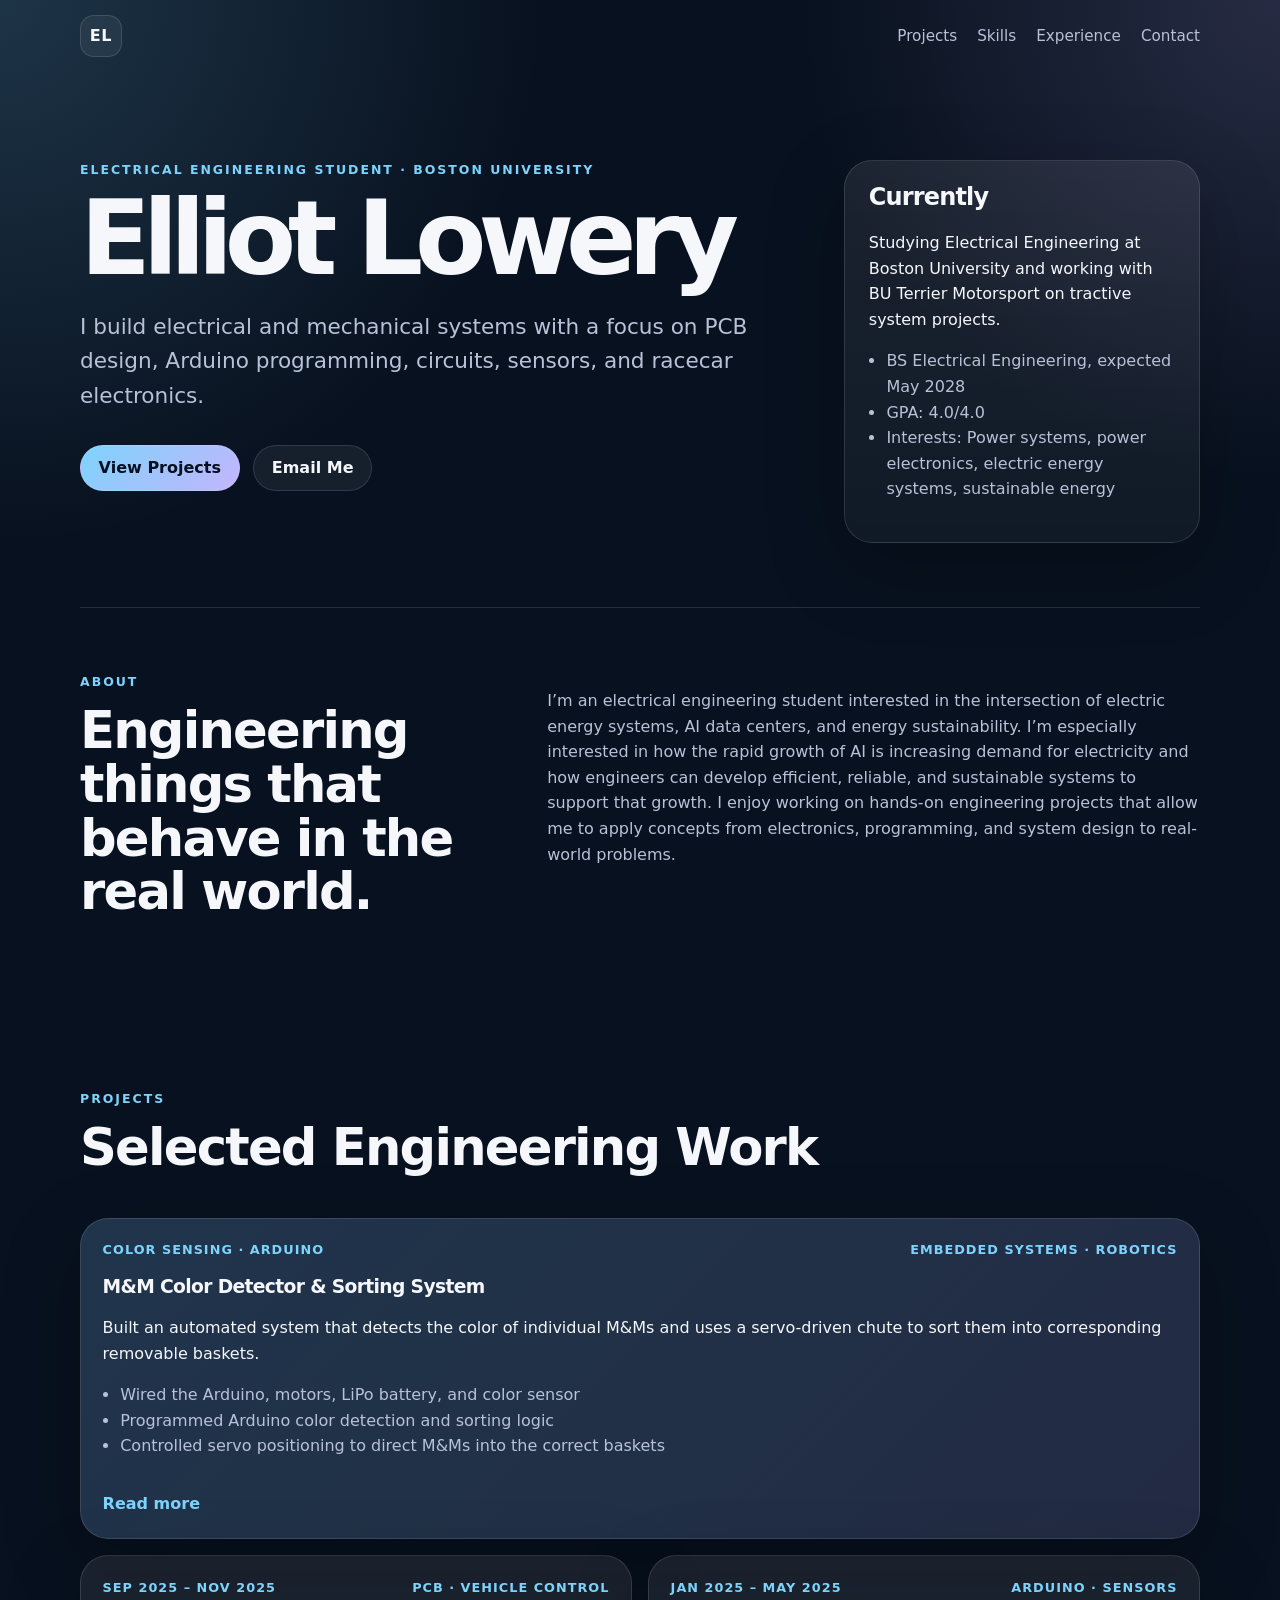
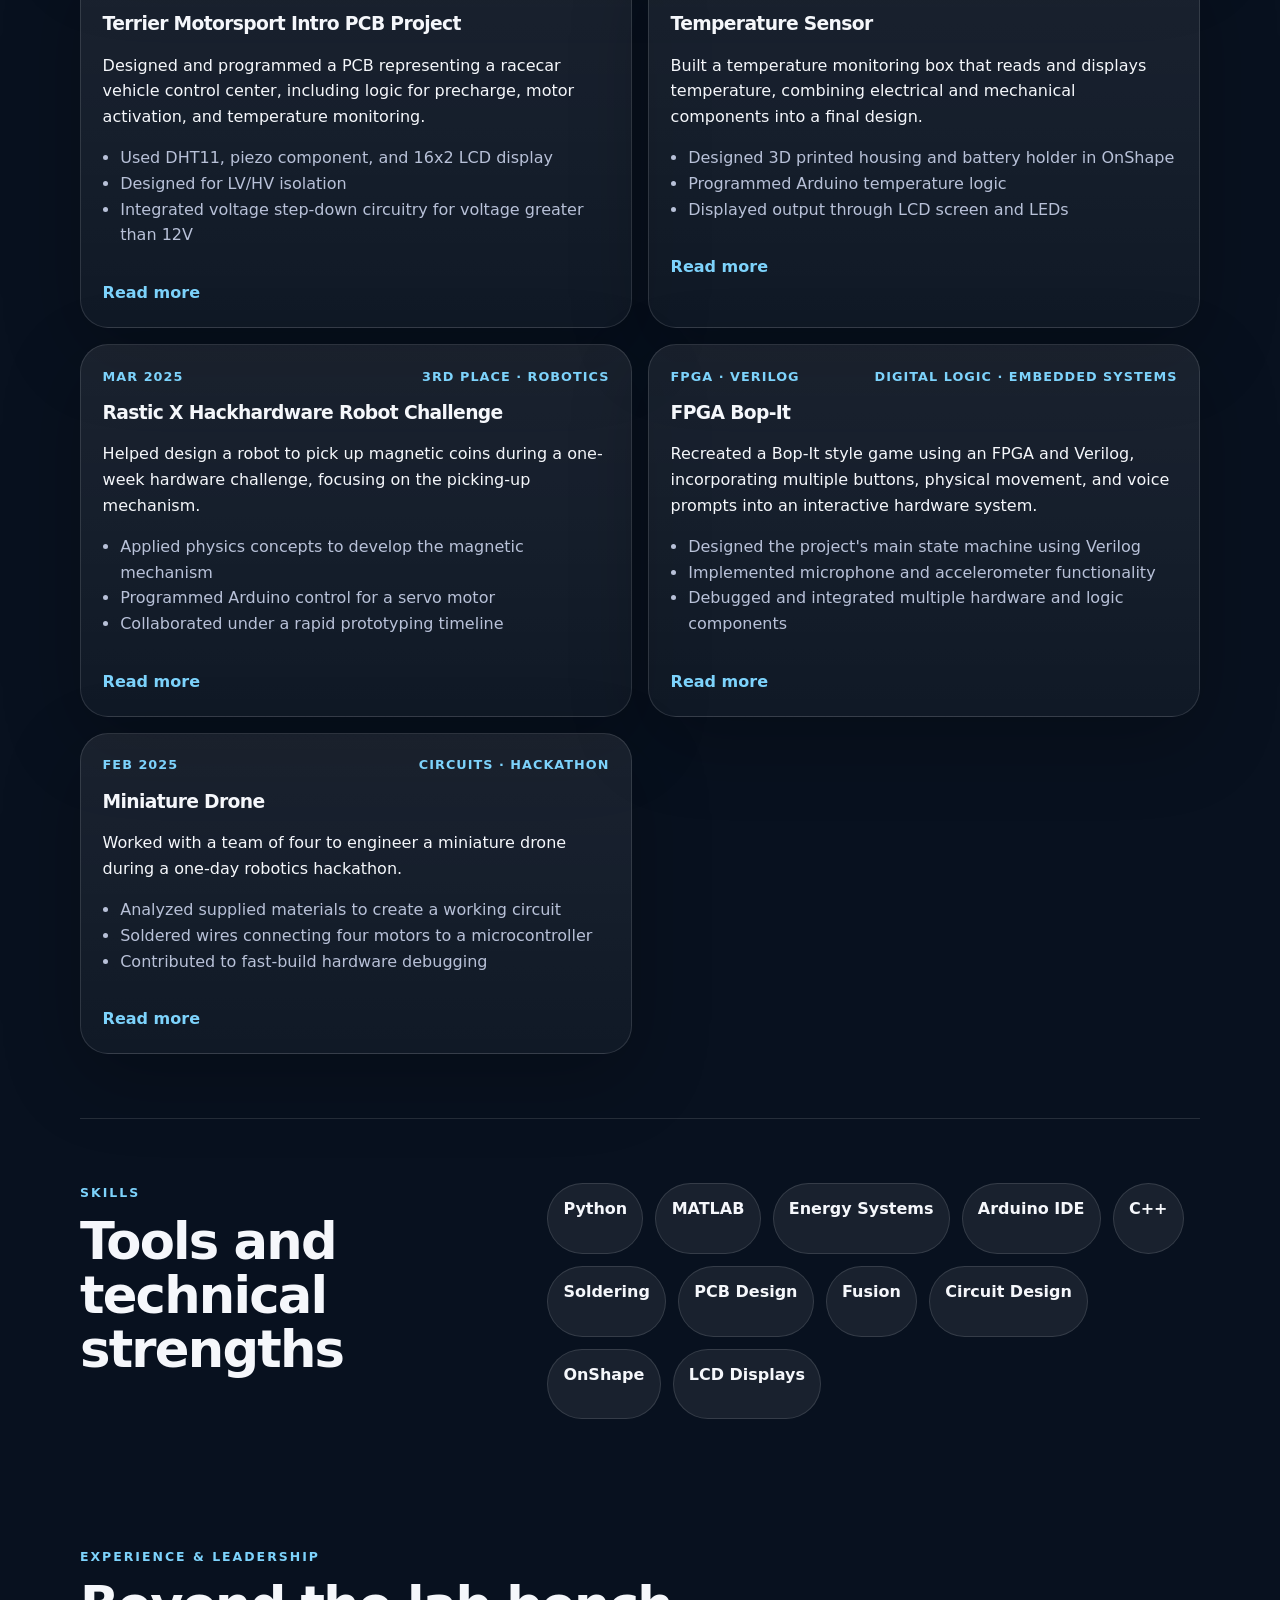
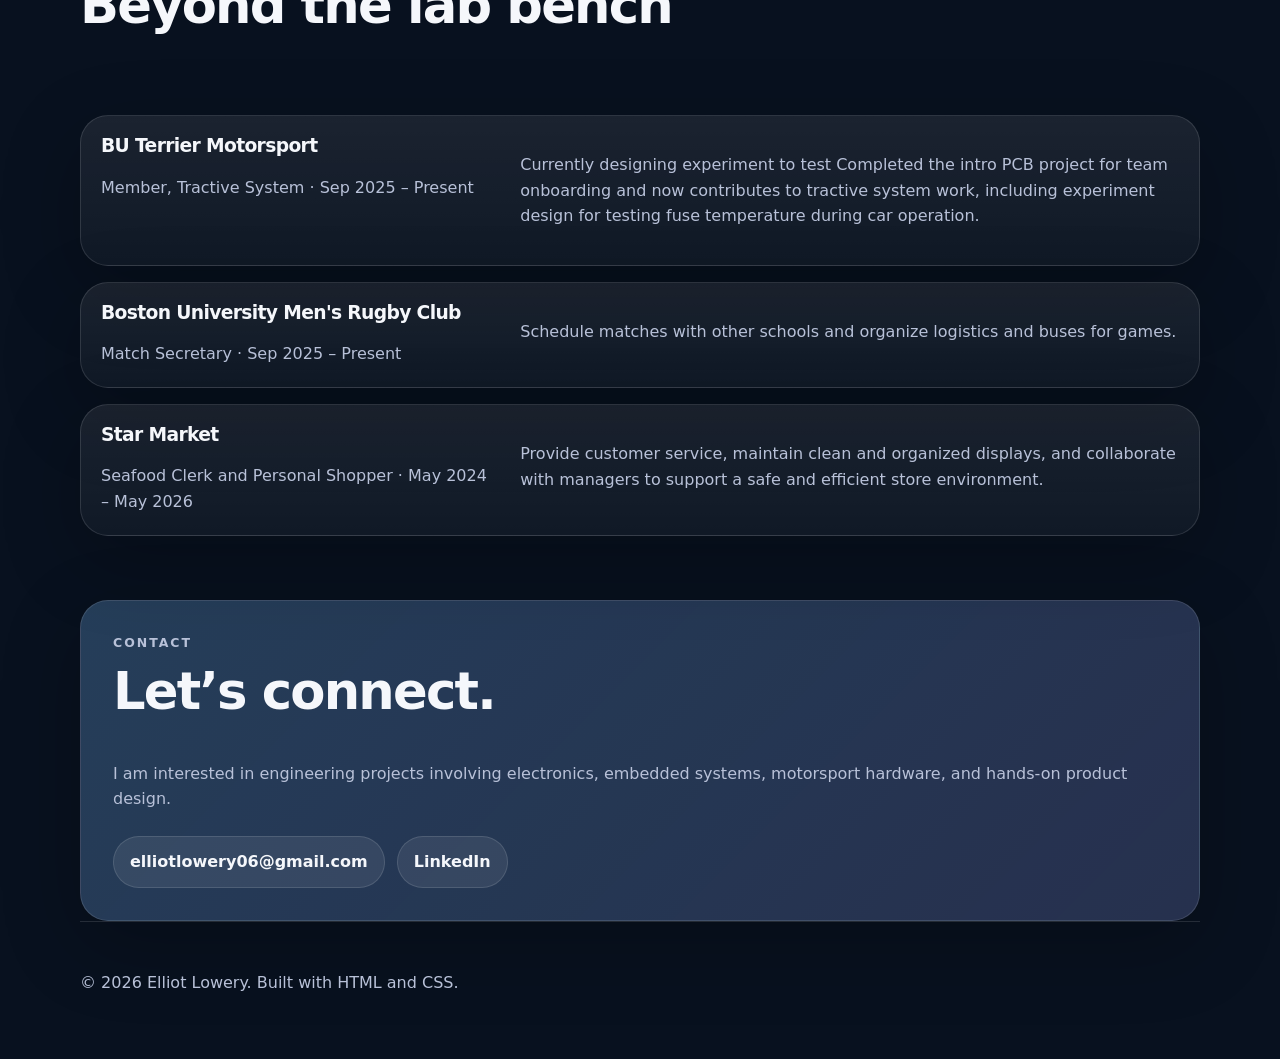
<file: index.html>
<!DOCTYPE html>
<html lang="en">
<head>
  <meta charset="UTF-8" />
  <meta name="viewport" content="width=device-width, initial-scale=1.0" />
  <title>Elliot Lowery | Engineering Portfolio</title>
  <link rel="stylesheet" href="styles.css" />
</head>
<body>
  <header class="site-header">
    <nav class="nav">
      <a class="logo" href="#top">EL</a>
      <div class="nav-links">
        <a href="#projects">Projects</a>
        <a href="#skills">Skills</a>
        <a href="#experience">Experience</a>
        <a href="#contact">Contact</a>
      </div>
    </nav>

    <section id="top" class="hero">
      <div class="hero-text">
        <p class="eyebrow">Electrical Engineering Student · Boston University</p>
        <h1>Elliot Lowery</h1>
        <p class="hero-summary">
          I build electrical and mechanical systems with a focus on PCB design,
          Arduino programming, circuits, sensors, and racecar electronics.
        </p>
        <div class="hero-actions">
          <a class="button primary" href="#projects">View Projects</a>
          <a class="button secondary" href="mailto:elliotlowery06@gmail.com">Email Me</a>
        </div>
      </div>

      <aside class="hero-card">
        <h2>Currently</h2>
        <p>
          Studying Electrical Engineering at Boston University and working with
          BU Terrier Motorsport on tractive system projects.
        </p>
        <ul>
          <li>BS Electrical Engineering, expected May 2028</li>
          <li>GPA: 4.0/4.0</li>
          <li>Interests: Power systems, power electronics, electric energy systems, sustainable energy</li>
        </ul>
      </aside>
    </section>
  </header>

  <main>
    <section class="section intro-grid">
      <div>
        <p class="section-label">About</p>
        <h2>Engineering things that behave in the real world.</h2>
      </div>
      <p>
   I’m an electrical engineering student interested in the intersection of electric energy systems, AI data 
        centers, and energy sustainability. I’m especially interested in how the rapid growth of AI is increasing 
        demand for electricity and how engineers can develop efficient, reliable, and sustainable systems to support that growth. 
        I enjoy working on hands-on engineering projects that allow me to apply concepts from electronics, programming, and system design to real-world problems.
      </p>
    </section>

<section id="projects" class="section">
  <div class="section-heading">
    <p class="section-label">Projects</p>
    <h2>Selected Engineering Work</h2>
  </div>

  <div class="project-grid">
        <article class="project-card featured">
  <div class="card-topline">
    <span>Color Sensing · Arduino</span>
    <span>Embedded Systems · Robotics</span>
  </div>

  <h3>M&M Color Detector & Sorting System</h3>

  <p>
    Built an automated system that detects the color of individual M&Ms and
    uses a servo-driven chute to sort them into corresponding removable baskets.
  </p>

  <ul>
    <li>Wired the Arduino, motors, LiPo battery, and color sensor</li>
    <li>Programmed Arduino color detection and sorting logic</li>
    <li>Controlled servo positioning to direct M&Ms into the correct baskets</li>
  </ul>

<a class="project-link" href="projects/mm-color-detector.html">Read more</a>

</article>
    <article class="project-card">
      <div class="card-topline">
        <span>Sep 2025 – Nov 2025</span>
        <span>PCB · Vehicle Control</span>
      </div>
      <h3>Terrier Motorsport Intro PCB Project</h3>
      <p>
        Designed and programmed a PCB representing a racecar vehicle control
        center, including logic for precharge, motor activation, and
        temperature monitoring.
      </p>
      <ul>
        <li>Used DHT11, piezo component, and 16x2 LCD display</li>
        <li>Designed for LV/HV isolation</li>
        <li>Integrated voltage step-down circuitry for voltage greater than 12V</li>
      </ul>

      <a class="project-link" href="projects/pcb-project.html">Read more</a>
    </article>

    <article class="project-card">
      <div class="card-topline">
        <span>Jan 2025 – May 2025</span>
        <span>Arduino · Sensors</span>
      </div>
      <h3>Temperature Sensor</h3>
      <p>
        Built a temperature monitoring box that reads and displays temperature,
        combining electrical and mechanical components into a final design.
      </p>
      <ul>
        <li>Designed 3D printed housing and battery holder in OnShape</li>
        <li>Programmed Arduino temperature logic</li>
        <li>Displayed output through LCD screen and LEDs</li>
      </ul>

      <a class="project-link" href="projects/temperature-sensor.html">Read more</a>
    </article>

    <article class="project-card">
      <div class="card-topline">
        <span>Mar 2025</span>
        <span>3rd Place · Robotics</span>
      </div>
      <h3>Rastic X Hackhardware Robot Challenge</h3>
      <p>
        Helped design a robot to pick up magnetic coins during a one-week
        hardware challenge, focusing on the picking-up mechanism.
      </p>
      <ul>
        <li>Applied physics concepts to develop the magnetic mechanism</li>
        <li>Programmed Arduino control for a servo motor</li>
        <li>Collaborated under a rapid prototyping timeline</li>
      </ul>

      <a class="project-link" href="projects/robot-challenge.html">Read more</a>
    </article>
    <article class="project-card">
  <div class="card-topline">
    <span>FPGA · Verilog</span>
    <span>Digital Logic · Embedded Systems</span>
  </div>

  <h3>FPGA Bop-It</h3>

  <p>
    Recreated a Bop-It style game using an FPGA and Verilog, incorporating
    multiple buttons, physical movement, and voice prompts into an interactive
    hardware system.
  </p>

  <ul>
    <li>Designed the project's main state machine using Verilog</li>
    <li>Implemented microphone and accelerometer functionality</li>
    <li>Debugged and integrated multiple hardware and logic components</li>
  </ul>

  <a class="project-link" href="projects/bopit.html">Read more</a>
</article>

    <article class="project-card">
      <div class="card-topline">
        <span>Feb 2025</span>
        <span>Circuits · Hackathon</span>
      </div>
      <h3>Miniature Drone</h3>
      <p>
        Worked with a team of four to engineer a miniature drone during a
        one-day robotics hackathon.
      </p>
      <ul>
        <li>Analyzed supplied materials to create a working circuit</li>
        <li>Soldered wires connecting four motors to a microcontroller</li>
        <li>Contributed to fast-build hardware debugging</li>
      </ul>

      <a class="project-link" href="projects/miniature-drone.html">Read more</a>
    </article>


  </div>
</section>
    <section id="skills" class="section split-section">
      <div>
        <p class="section-label">Skills</p>
        <h2>Tools and technical strengths</h2>
      </div>
      <div class="skill-cloud">
        <span>Python</span>
        <span>MATLAB</span>
        <span>Energy Systems</span>
        <span>Arduino IDE</span>
        <span>C++</span>
        <span>Soldering</span>
        <span>PCB Design</span>
        <span>Fusion</span>
        <span>Circuit Design</span>
        <span>OnShape</span>
        <span>LCD Displays</span>
      </div>
    </section>

    <section id="experience" class="section timeline">
      <div class="section-heading">
        <p class="section-label">Experience & Leadership</p>
        <h2>Beyond the lab bench</h2>
      </div>

      <div class="timeline-item">
        <div>
          <h3>BU Terrier Motorsport</h3>
          <p class="muted">Member, Tractive System · Sep 2025 – Present</p>
        </div>
        <p>
          Currently designing experiment to test Completed the intro PCB project for team onboarding and now contributes
          to tractive system work, including experiment design for testing fuse
          temperature during car operation.
        </p>
      </div>

      <div class="timeline-item">
        <div>
          <h3>Boston University Men's Rugby Club</h3>
          <p class="muted">Match Secretary · Sep 2025 – Present</p>
        </div>
        <p>
          Schedule matches with other schools and organize logistics and buses for games.
        </p>
      </div>

      <div class="timeline-item">
        <div>
          <h3>Star Market</h3>
          <p class="muted">Seafood Clerk and Personal Shopper · May 2024 – May 2026</p>
        </div>
        <p>
          Provide customer service, maintain clean and organized displays, and
          collaborate with managers to support a safe and efficient store environment.
        </p>
      </div>
    </section>

    <section id="contact" class="section contact-card">
      <p class="section-label">Contact</p>
      <h2>Let’s connect.</h2>
      <p>
        I am interested in engineering projects involving electronics, embedded systems,
        motorsport hardware, and hands-on product design.
      </p>
      <div class="contact-links">
        <a href="mailto:elliotlowery06@gmail.com">elliotlowery06@gmail.com</a>
        <a href="https://www.linkedin.com/in/elliot-lowery-bu" target="_blank" rel="noreferrer">
          LinkedIn
        </a>
      </div>
    </section>
  </main>

  <footer>
    <p>© <span id="year"></span> Elliot Lowery. Built with HTML and CSS.</p>
  </footer>

  <script>
    document.getElementById("year").textContent = new Date().getFullYear();
  </script>
</body>
</html>
</file>
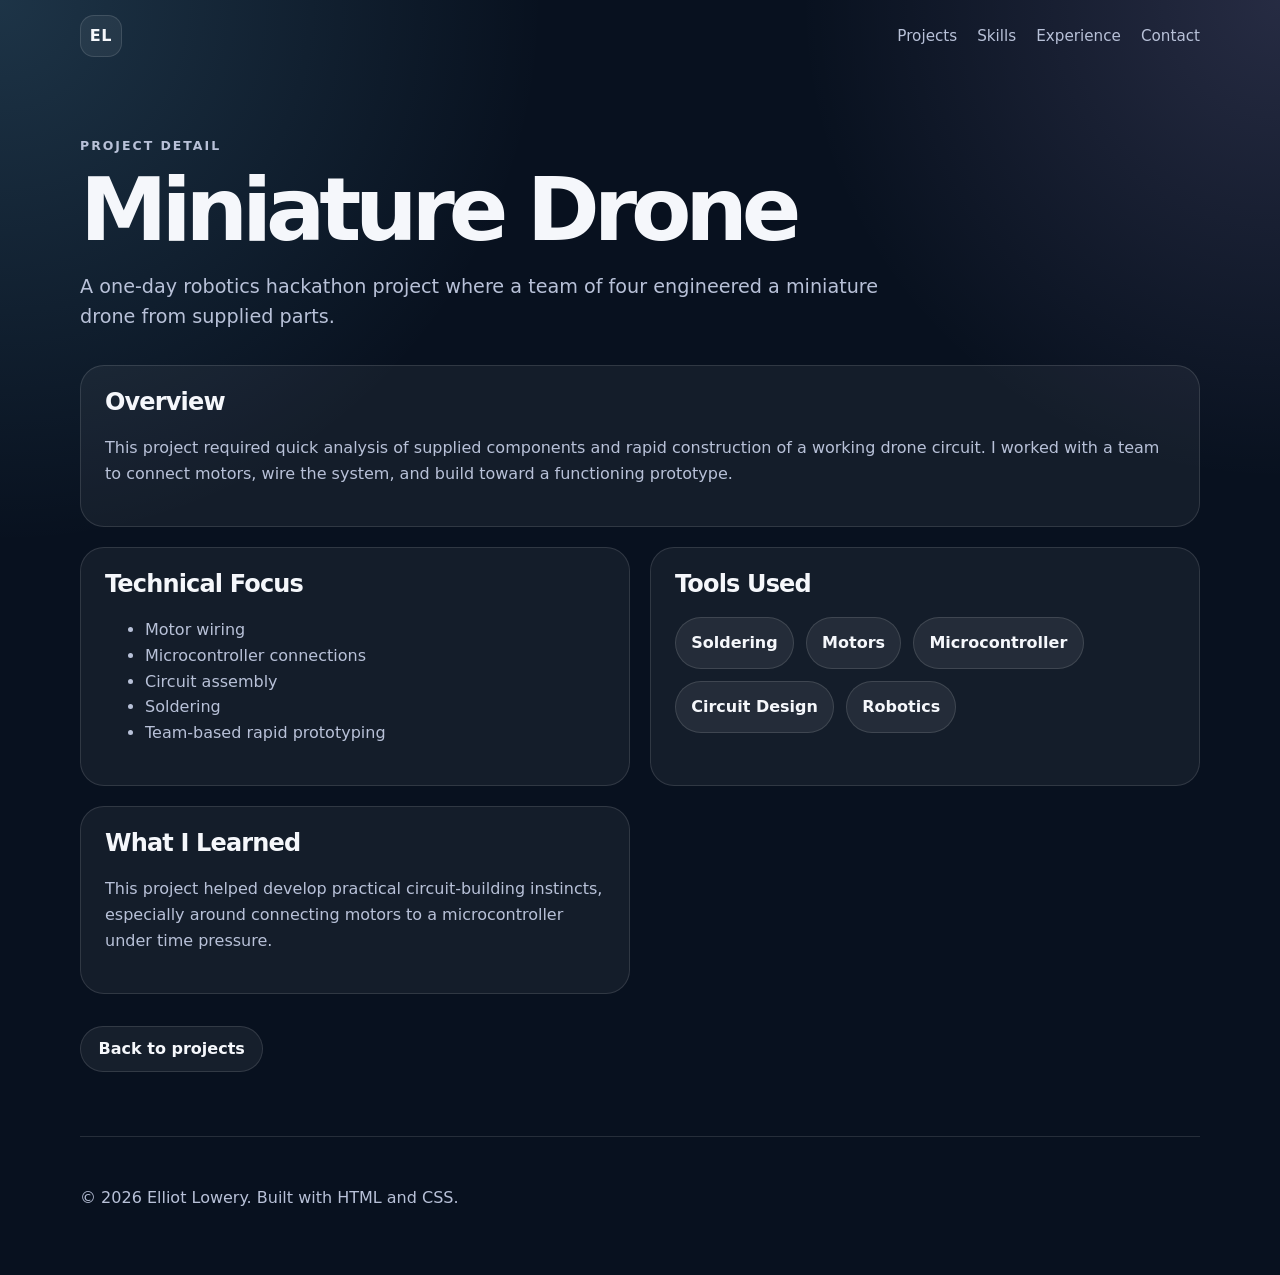
<file: projects/miniature-drone.html>
<!DOCTYPE html>
<html lang="en">
<head>
  <meta charset="UTF-8" />
  <meta name="viewport" content="width=device-width, initial-scale=1.0" />
  <title>Miniature Drone | Elliot Lowery</title>
  <link rel="stylesheet" href="../styles.css" />
</head>
<body>
  <header class="site-header">
    <nav class="nav">
      <a class="logo" href="../index.html">EL</a>
      <div class="nav-links">
        <a href="../index.html#projects">Projects</a>
        <a href="../index.html#skills">Skills</a>
        <a href="../index.html#experience">Experience</a>
        <a href="../index.html#contact">Contact</a>
      </div>
    </nav>
  </header>

  <main>
    <section class="section project-detail">
      <p class="section-label">Project Detail</p>
      <h1>Miniature Drone</h1>

      <p class="detail-summary">
        A one-day robotics hackathon project where a team of four engineered a
        miniature drone from supplied parts.
      </p>

      <div class="detail-grid">
        <section>
          <h2>Overview</h2>
          <p>
            This project required quick analysis of supplied components and rapid
            construction of a working drone circuit. I worked with a team to connect
            motors, wire the system, and build toward a functioning prototype.
          </p>
        </section>

        <section>
          <h2>Technical Focus</h2>
          <ul>
            <li>Motor wiring</li>
            <li>Microcontroller connections</li>
            <li>Circuit assembly</li>
            <li>Soldering</li>
            <li>Team-based rapid prototyping</li>
          </ul>
        </section>

        <section>
          <h2>Tools Used</h2>
          <div class="skill-cloud">
            <span>Soldering</span>
            <span>Motors</span>
            <span>Microcontroller</span>
            <span>Circuit Design</span>
            <span>Robotics</span>
          </div>
        </section>

        <section>
          <h2>What I Learned</h2>
          <p>
            This project helped develop practical circuit-building instincts,
            especially around connecting motors to a microcontroller under time
            pressure.
          </p>
        </section>
      </div>

      <a class="button secondary" href="../index.html#projects">Back to projects</a>
    </section>
  </main>

  <footer>
    <p>© <span id="year"></span> Elliot Lowery. Built with HTML and CSS.</p>
  </footer>

  <script>
    document.getElementById("year").textContent = new Date().getFullYear();
  </script>
</body>
</html>
</file>
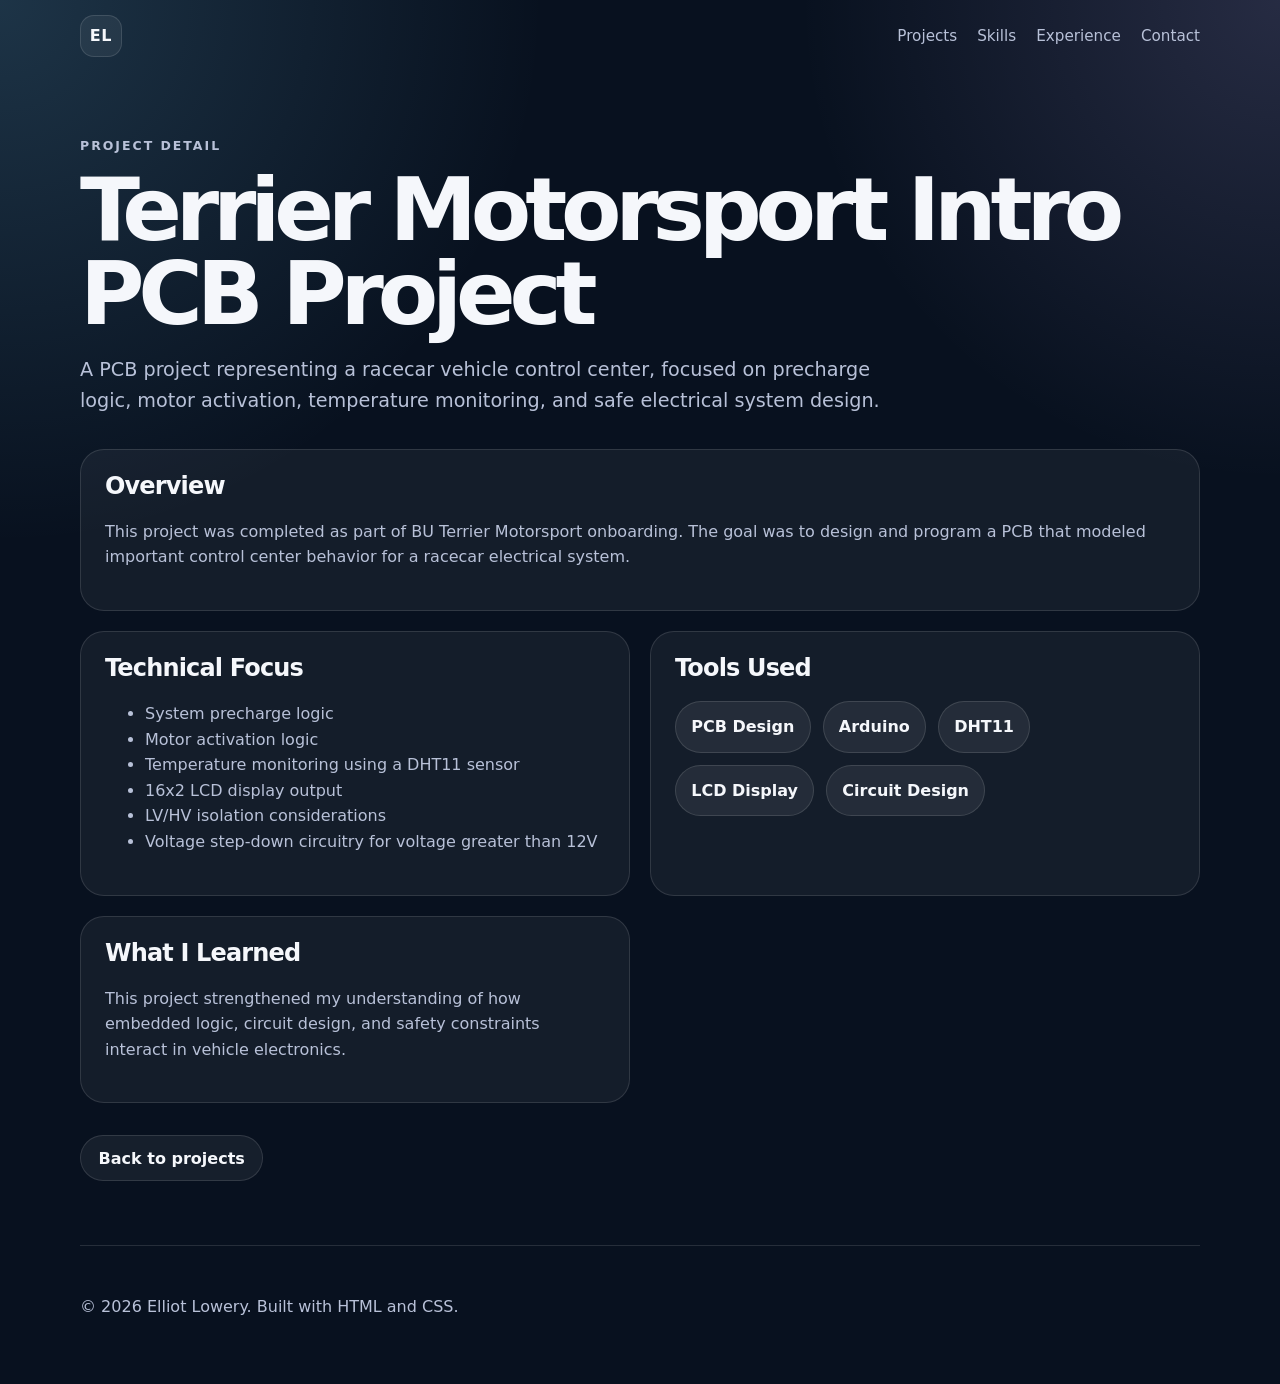
<file: projects/pcb-project.html>
<!DOCTYPE html>
<html lang="en">
<head>
  <meta charset="UTF-8" />
  <meta name="viewport" content="width=device-width, initial-scale=1.0" />
  <title>Terrier Motorsport PCB Project | Elliot Lowery</title>
  <link rel="stylesheet" href="../styles.css" />
</head>
<body>
  <header class="site-header">
    <nav class="nav">
      <a class="logo" href="../index.html">EL</a>
      <div class="nav-links">
        <a href="../index.html#projects">Projects</a>
        <a href="../index.html#skills">Skills</a>
        <a href="../index.html#experience">Experience</a>
        <a href="../index.html#contact">Contact</a>
      </div>
    </nav>
  </header>

  <main>
    <section class="section project-detail">
      <p class="section-label">Project Detail</p>
      <h1>Terrier Motorsport Intro PCB Project</h1>

      <p class="detail-summary">
        A PCB project representing a racecar vehicle control center, focused on
        precharge logic, motor activation, temperature monitoring, and safe
        electrical system design.
      </p>

      <div class="detail-grid">
        <section>
          <h2>Overview</h2>
          <p>
            This project was completed as part of BU Terrier Motorsport onboarding.
            The goal was to design and program a PCB that modeled important control
            center behavior for a racecar electrical system.
          </p>
        </section>

        <section>
          <h2>Technical Focus</h2>
          <ul>
            <li>System precharge logic</li>
            <li>Motor activation logic</li>
            <li>Temperature monitoring using a DHT11 sensor</li>
            <li>16x2 LCD display output</li>
            <li>LV/HV isolation considerations</li>
            <li>Voltage step-down circuitry for voltage greater than 12V</li>
          </ul>
        </section>

        <section>
          <h2>Tools Used</h2>
          <div class="skill-cloud">
            <span>PCB Design</span>
            <span>Arduino</span>
            <span>DHT11</span>
            <span>LCD Display</span>
            <span>Circuit Design</span>
          </div>
        </section>

        <section>
          <h2>What I Learned</h2>
          <p>
            This project strengthened my understanding of how embedded logic,
            circuit design, and safety constraints interact in vehicle electronics.
          </p>
        </section>
      </div>

      <a class="button secondary" href="../index.html#projects">Back to projects</a>
    </section>
  </main>

  <footer>
    <p>© <span id="year"></span> Elliot Lowery. Built with HTML and CSS.</p>
  </footer>

  <script>
    document.getElementById("year").textContent = new Date().getFullYear();
  </script>
</body>
</html>
</file>
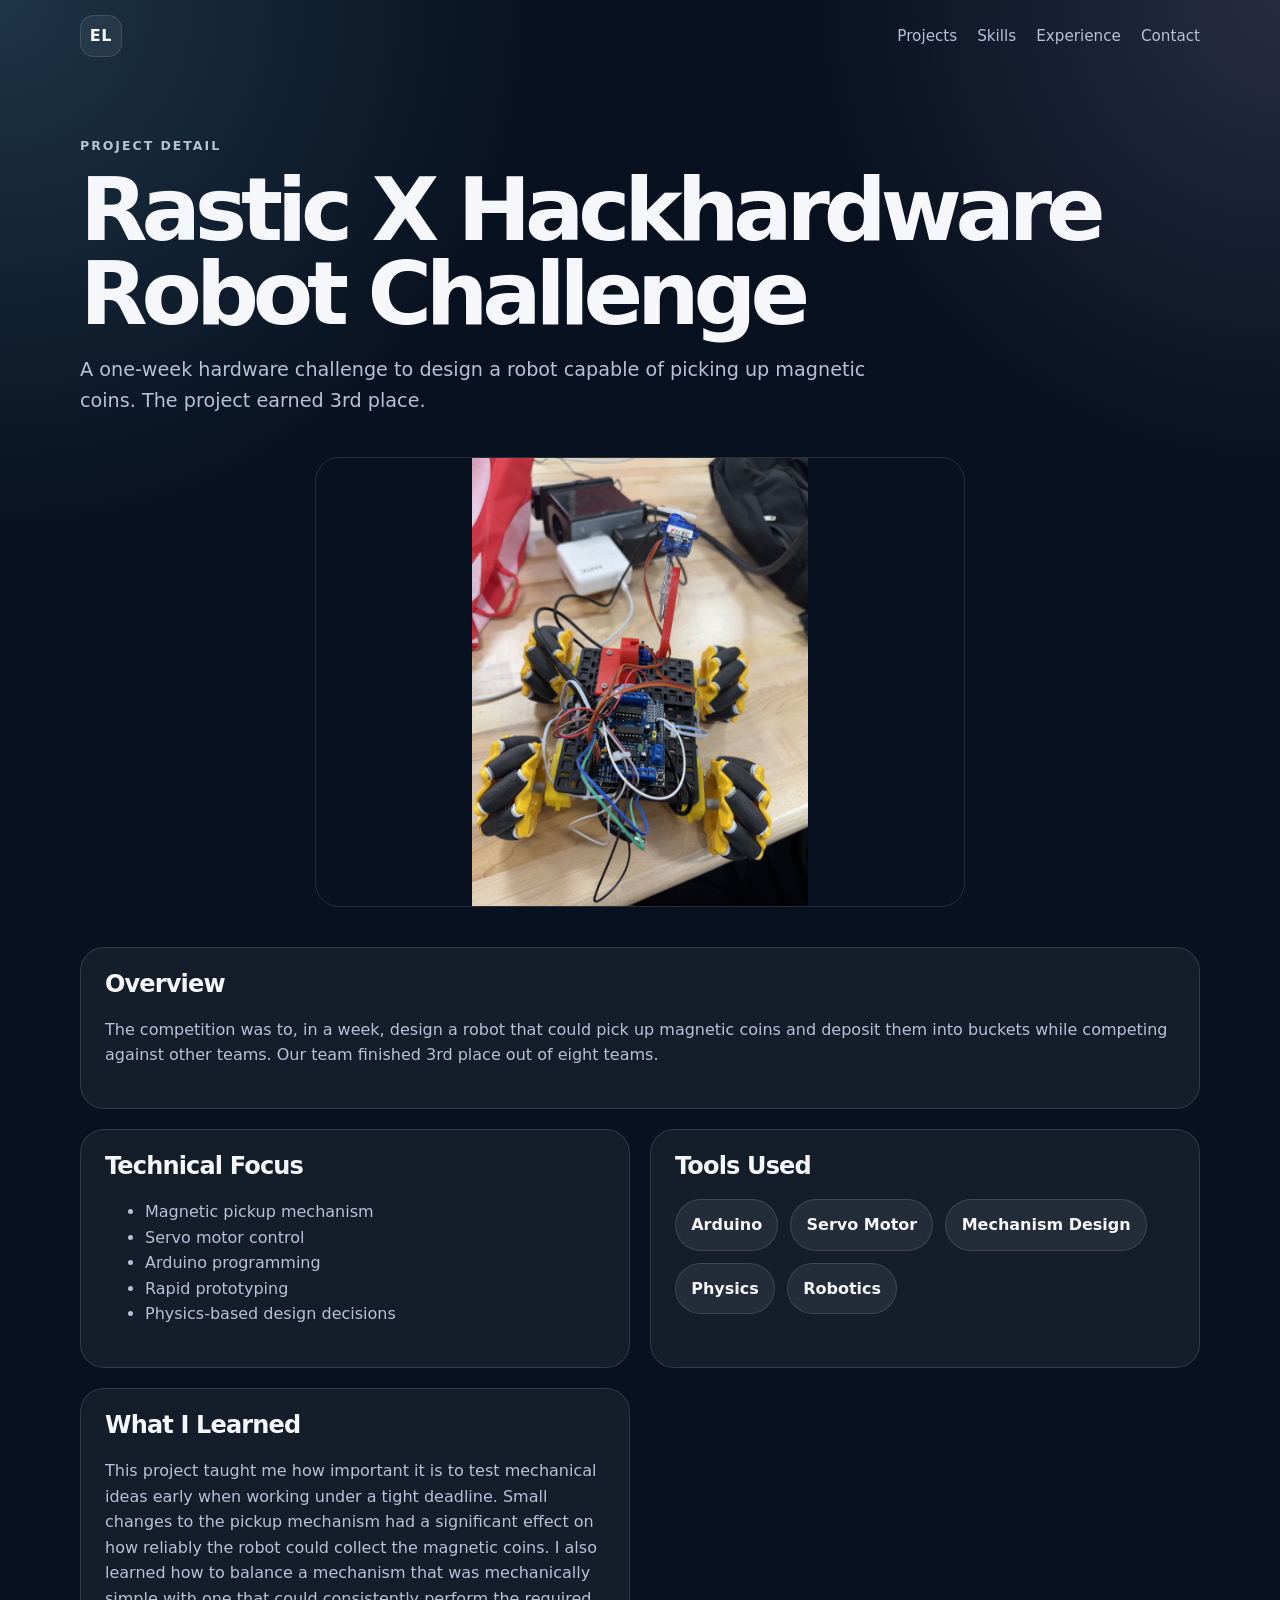
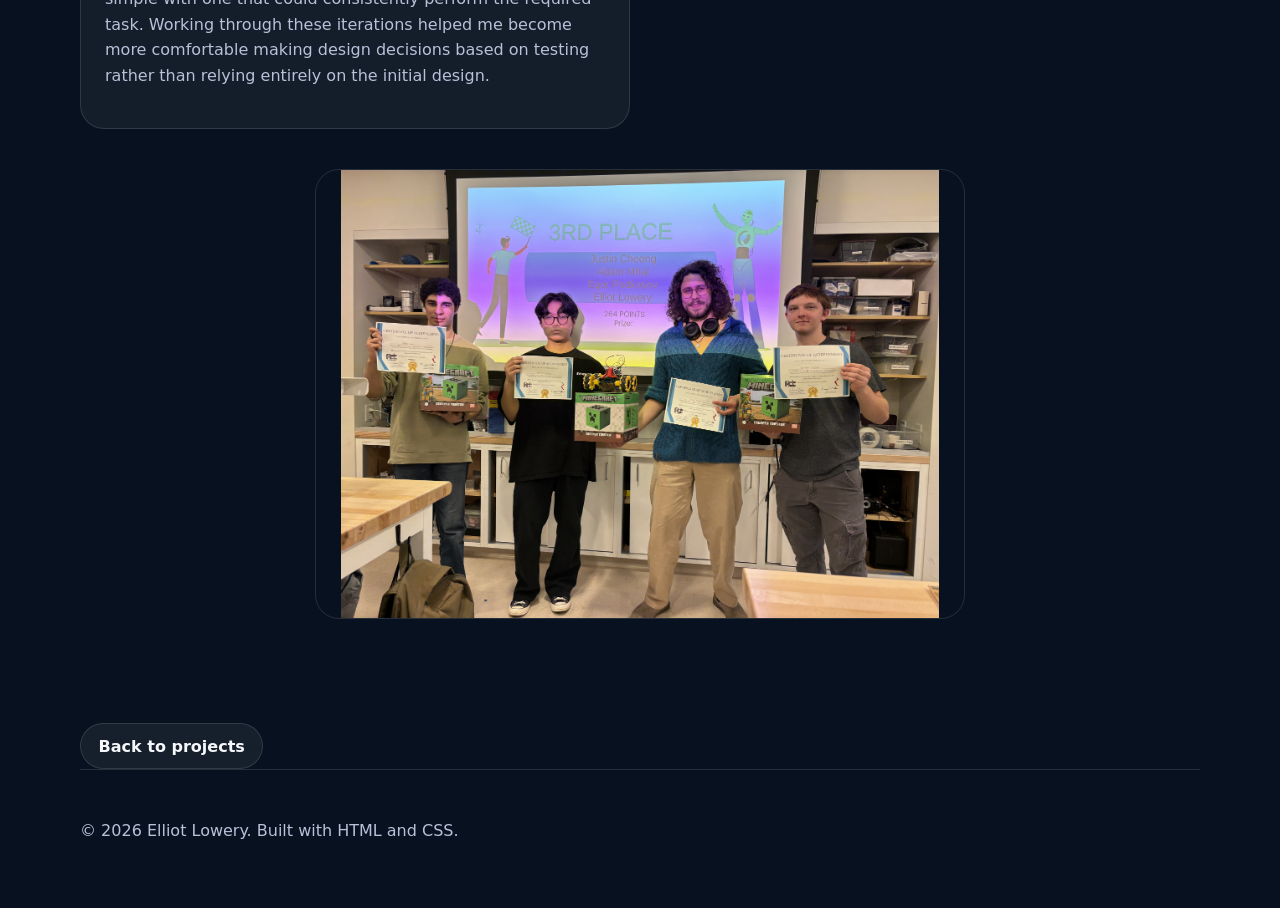
<file: projects/robot-challenge.html>
<!DOCTYPE html>
<html lang="en">
<head>
  <meta charset="UTF-8" />
  <meta name="viewport" content="width=device-width, initial-scale=1.0" />
  <title>Robot Challenge | Elliot Lowery</title>
  <link rel="stylesheet" href="../styles.css" />
</head>
<body>
  <header class="site-header">
    <nav class="nav">
      <a class="logo" href="../index.html">EL</a>
      <div class="nav-links">
        <a href="../index.html#projects">Projects</a>
        <a href="../index.html#skills">Skills</a>
        <a href="../index.html#experience">Experience</a>
        <a href="../index.html#contact">Contact</a>
      </div>
    </nav>
  </header>

  <main>
    <section class="section project-detail">
      <p class="section-label">Project Detail</p>
      <h1>Rastic X Hackhardware Robot Challenge</h1>

      <p class="detail-summary">
        A one-week hardware challenge to design a robot capable of picking up
        magnetic coins. The project earned 3rd place.
      </p>

  
            <div class="project-image">
        <img
          src="../images/robot-challenge/IMG_4424.jpg"
          alt="Robot Challenge robot"
        />
      </div>

      <div class="detail-grid">
        <section>
          <h2>Overview</h2>
          <p>
            The competition was to, in a week, design a robot that could pick up 
            magnetic coins and deposit them into buckets while competing against other teams. Our team finished 
            3rd place out of eight teams.
          </p>
        </section>

        <section>
          <h2>Technical Focus</h2>
          <ul>
            <li>Magnetic pickup mechanism</li>
            <li>Servo motor control</li>
            <li>Arduino programming</li>
            <li>Rapid prototyping</li>
            <li>Physics-based design decisions</li>
          </ul>
        </section>

        <section>
          <h2>Tools Used</h2>
          <div class="skill-cloud">
            <span>Arduino</span>
            <span>Servo Motor</span>
            <span>Mechanism Design</span>
            <span>Physics</span>
            <span>Robotics</span>
          </div>
        </section>

        <section>
          <h2>What I Learned</h2>
          <p>
            This project taught me how important it is to test mechanical ideas early when working under a tight deadline. 
            Small changes to the pickup mechanism had a significant effect on how reliably the robot could collect the magnetic coins.
            I also learned how to balance a mechanism that was mechanically simple with one that could consistently perform the required task. 
            Working through these iterations helped me become more comfortable making design decisions based on testing rather than relying entirely on the initial design.
          </p>
        </section>
      </div>

      <div class="project-image">
        <img
          src="../images/robot-challenge/IMG_4491 (1).jpg"
          alt="Robot Challenge team receiving a third-place award"
        />
      </div>


</section>
      <a class="button secondary" href="../index.html#projects">Back to projects</a>
    </section>
  </main>

  <footer>
    <p>© <span id="year"></span> Elliot Lowery. Built with HTML and CSS.</p>
  </footer>

  <script>
    document.getElementById("year").textContent = new Date().getFullYear();
  </script>
</body>
</html>
</file>
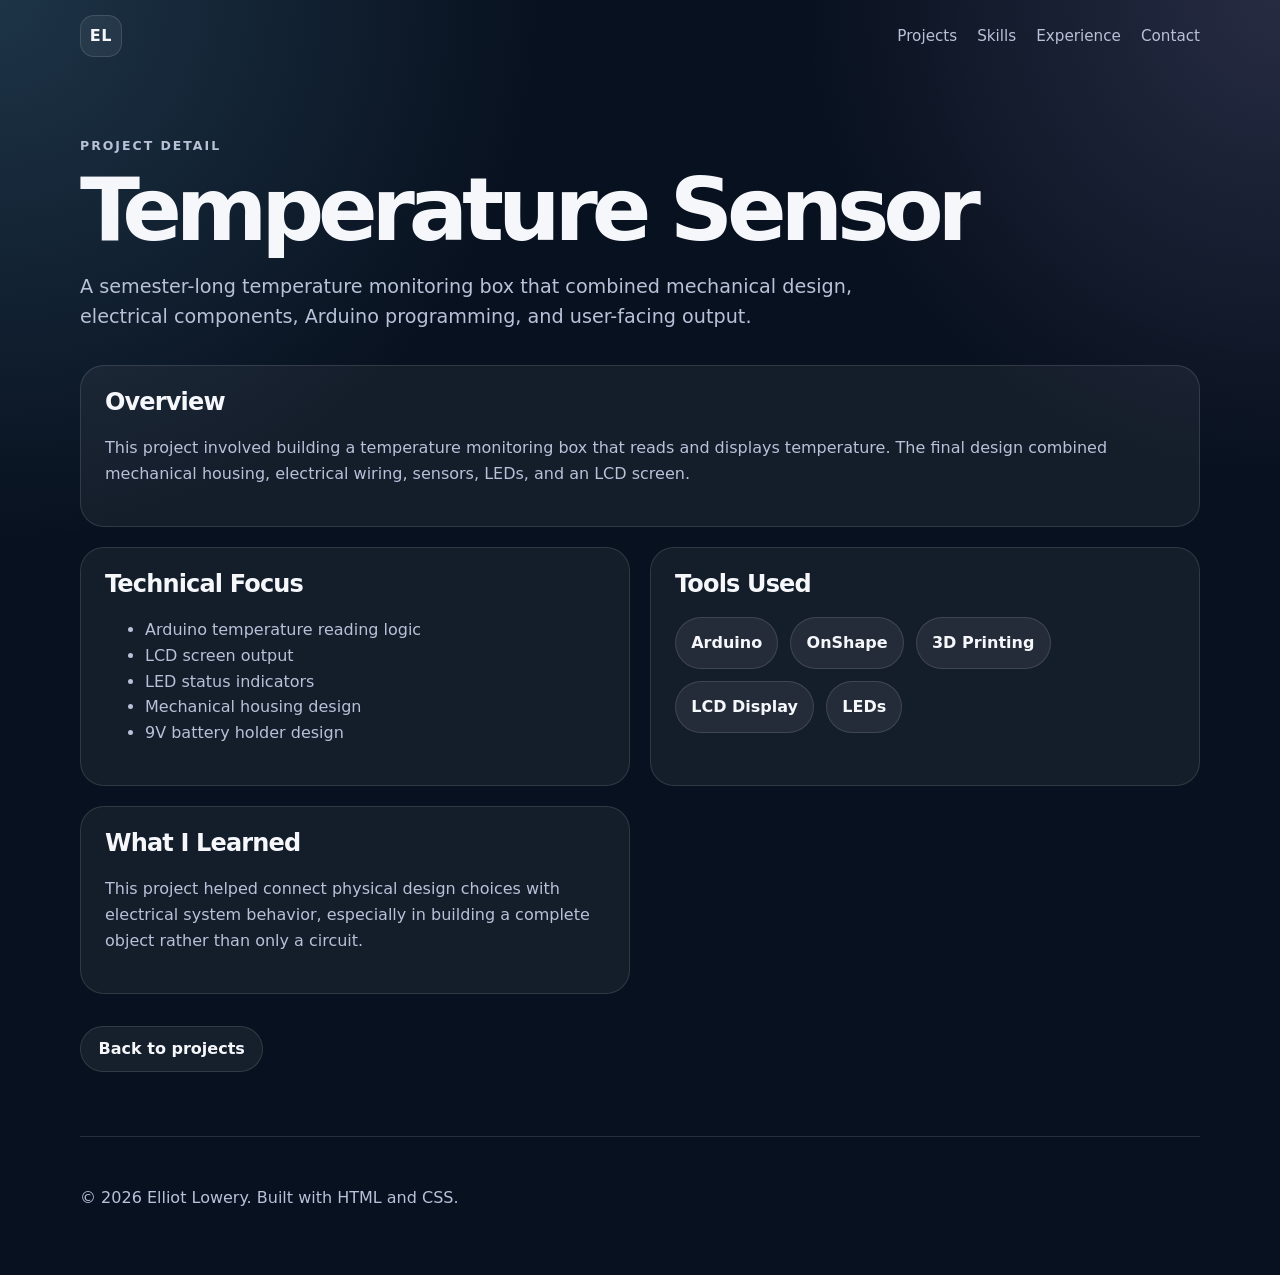
<file: projects/temperature-sensor.html>
<!DOCTYPE html>
<html lang="en">
<head>
  <meta charset="UTF-8" />
  <meta name="viewport" content="width=device-width, initial-scale=1.0" />
  <title>Temperature Sensor | Elliot Lowery</title>
  <link rel="stylesheet" href="../styles.css" />
</head>
<body>
  <header class="site-header">
    <nav class="nav">
      <a class="logo" href="../index.html">EL</a>
      <div class="nav-links">
        <a href="../index.html#projects">Projects</a>
        <a href="../index.html#skills">Skills</a>
        <a href="../index.html#experience">Experience</a>
        <a href="../index.html#contact">Contact</a>
      </div>
    </nav>
  </header>

  <main>
    <section class="section project-detail">
      <p class="section-label">Project Detail</p>
      <h1>Temperature Sensor</h1>

      <p class="detail-summary">
        A semester-long temperature monitoring box that combined mechanical
        design, electrical components, Arduino programming, and user-facing output.
      </p>

      <div class="detail-grid">
        <section>
          <h2>Overview</h2>
          <p>
            This project involved building a temperature monitoring box that reads
            and displays temperature. The final design combined mechanical housing,
            electrical wiring, sensors, LEDs, and an LCD screen.
          </p>
        </section>

        <section>
          <h2>Technical Focus</h2>
          <ul>
            <li>Arduino temperature reading logic</li>
            <li>LCD screen output</li>
            <li>LED status indicators</li>
            <li>Mechanical housing design</li>
            <li>9V battery holder design</li>
          </ul>
        </section>

        <section>
          <h2>Tools Used</h2>
          <div class="skill-cloud">
            <span>Arduino</span>
            <span>OnShape</span>
            <span>3D Printing</span>
            <span>LCD Display</span>
            <span>LEDs</span>
          </div>
        </section>

        <section>
          <h2>What I Learned</h2>
          <p>
            This project helped connect physical design choices with electrical
            system behavior, especially in building a complete object rather than
            only a circuit.
          </p>
        </section>
      </div>

      <a class="button secondary" href="../index.html#projects">Back to projects</a>
    </section>
  </main>

  <footer>
    <p>© <span id="year"></span> Elliot Lowery. Built with HTML and CSS.</p>
  </footer>

  <script>
    document.getElementById("year").textContent = new Date().getFullYear();
  </script>
</body>
</html>
</file>
<file: styles.css>
:root {
  --bg: #08111f;
  --panel: #101b2e;
  --panel-2: #14213a;
  --text: #f5f7fb;
  --muted: #b8c1d8;
  --line: rgba(255, 255, 255, 0.12);
  --accent: #7dd3fc;
  --accent-2: #c4b5fd;
  --max-width: 1120px;
}

* {
  box-sizing: border-box;
}

html {
  scroll-behavior: smooth;
}

body {
  margin: 0;
  font-family: Inter, ui-sans-serif, system-ui, -apple-system, BlinkMacSystemFont, "Segoe UI", sans-serif;
  background:
    radial-gradient(circle at top left, rgba(125, 211, 252, 0.18), transparent 34rem),
    radial-gradient(circle at top right, rgba(196, 181, 253, 0.16), transparent 30rem),
    var(--bg);
  color: var(--text);
  line-height: 1.6;
}

a {
  color: inherit;
  text-decoration: none;
}

.site-header,
main,
footer {
  width: min(var(--max-width), calc(100% - 2rem));
  margin: 0 auto;
}

.nav {
  min-height: 72px;
  display: flex;
  align-items: center;
  justify-content: space-between;
}

.logo {
  width: 42px;
  height: 42px;
  display: grid;
  flex-shrink: 0;
  place-items: center;
  border: 1px solid var(--line);
  border-radius: 14px;
  background: rgba(255, 255, 255, 0.06);
  font-weight: 800;
  letter-spacing: 0.04em;
}

.nav-links {
  display: flex;
  gap: 1.25rem;
  color: var(--muted);
  font-size: 0.95rem;
}

.nav-links a:hover {
  color: var(--text);
}

.hero {
  display: grid;
  grid-template-columns: minmax(0, 1.35fr) minmax(280px, 0.65fr);
  gap: 1.5rem;
  align-items: stretch;
  padding: 5.5rem 0 4rem;
}

.eyebrow,
.section-label {
  margin: 0 0 0.75rem;
  color: var(--accent);
  text-transform: uppercase;
  letter-spacing: 0.16em;
  font-size: 0.78rem;
  font-weight: 800;
}

.hero h1 {
  margin: 0;
  font-size: clamp(3.2rem, 9vw, 6.5rem);
  letter-spacing: -0.08em;
  line-height: 0.9;
}

.hero-summary {
  max-width: 680px;
  margin: 1.5rem 0 0;
  color: var(--muted);
  font-size: clamp(1.05rem, 2vw, 1.35rem);
}

.hero-actions {
  display: flex;
  flex-wrap: wrap;
  gap: 0.85rem;
  margin-top: 2rem;
}

.button {
  display: inline-flex;
  align-items: center;
  justify-content: center;
  min-height: 46px;
  padding: 0 1.1rem;
  border-radius: 999px;
  font-weight: 800;
  border: 1px solid var(--line);
}

.button.primary {
  background: linear-gradient(135deg, var(--accent), var(--accent-2));
  color: #06101f;
}

.button.secondary {
  color: var(--text);
  background: rgba(255, 255, 255, 0.06);
}

.hero-card,
.project-card,
.contact-card,
.timeline-item {
  border: 1px solid var(--line);
  background: linear-gradient(180deg, rgba(255, 255, 255, 0.08), rgba(255, 255, 255, 0.035));
  border-radius: 28px;
  box-shadow: 0 24px 80px rgba(0, 0, 0, 0.24);
}

.hero-card {
  padding: 1.5rem;
}

.hero-card h2,
.project-card h3,
.timeline-item h3,
.contact-card h2,
.section h2 {
  margin-top: 0;
  letter-spacing: -0.035em;
  line-height: 1.05;
}

.hero-card ul,
.project-card ul {
  padding-left: 1.1rem;
  color: var(--muted);
}

.section {
  padding: 4rem 0;
}

.intro-grid,
.split-section {
  display: grid;
  grid-template-columns: 0.8fr 1.2fr;
  gap: 2rem;
  border-top: 1px solid var(--line);
}

.section h2 {
  font-size: clamp(2rem, 4vw, 3.4rem);
}

.section > p,
.intro-grid > p,
.timeline-item > p,
.contact-card p {
  color: var(--muted);
}

.section-heading {
  margin-bottom: 1.5rem;
}
.project-gallery {
  display: grid;
  grid-template-columns: repeat(2, 1fr);
  gap: 1.5rem;
  margin-top: 1.5rem;
}

.project-gallery img {
  width: 100%;
  max-width: 500px;
  height: 350px;
  object-fit: contain;
  border-radius: 24px;
  border: 1px solid var(--line);
  display: block;
  margin: 0 auto;
}

@media (max-width: 700px) {
  .project-gallery {
    grid-template-columns: 1fr;
  }

  .project-gallery img {
    height: auto;
    max-width: 100%;
  }
}
.project-image {
  margin: 2.5rem 0;
  text-align: center;
}

.project-image img {
  width: 100%;
  max-width: 650px;
  max-height: 450px;
  object-fit: contain;
  border-radius: 24px;
  border: 1px solid var(--line);
  display: block;
  margin: 0 auto;
}
.project-grid {
  display: grid;
  grid-template-columns: repeat(2, minmax(0, 1fr));
  gap: 1rem;
}

.project-card {
  padding: 1.35rem;
}

.project-card.featured {
  grid-column: span 2;
  background:
    linear-gradient(135deg, rgba(125, 211, 252, 0.14), rgba(196, 181, 253, 0.1)),
    var(--panel);
}

.card-topline {
  display: flex;
  flex-wrap: wrap;
  justify-content: space-between;
  gap: 0.5rem;
  color: var(--accent);
  font-size: 0.8rem;
  font-weight: 800;
  text-transform: uppercase;
  letter-spacing: 0.08em;
  margin-bottom: 1rem;
}
.project-video {
  width: 100%;
  max-height: 500px;
  object-fit: contain;
  display: block;
  margin: 0 auto;
  border-radius: 24px;
  border: 1px solid var(--line);
  background: #000;
}

.skill-cloud {
  display: flex;
  flex-wrap: wrap;
  gap: 0.75rem;
}

.skill-cloud span {
  padding: 0.75rem 0.95rem;
  border-radius: 999px;
  background: rgba(255, 255, 255, 0.07);
  border: 1px solid var(--line);
  color: var(--text);
  font-weight: 700;
}

.timeline {
  display: grid;
  gap: 1rem;
}

.timeline-item {
  padding: 1.25rem;
  display: grid;
  grid-template-columns: 0.75fr 1.25fr;
  gap: 1.5rem;
}

.muted {
  color: var(--muted);
  margin: 0.35rem 0 0;
}

.contact-card {
  padding: 2rem;
  background:
    linear-gradient(135deg, rgba(125, 211, 252, 0.16), rgba(196, 181, 253, 0.1)),
    var(--panel-2);
}

.contact-links {
  display: flex;
  flex-wrap: wrap;
  gap: 0.75rem;
  margin-top: 1.5rem;
}

.contact-links a {
  border: 1px solid var(--line);
  border-radius: 999px;
  padding: 0.75rem 1rem;
  background: rgba(255, 255, 255, 0.08);
  font-weight: 800;
}

footer {
  padding: 2rem 0 3rem;
  color: var(--muted);
  border-top: 1px solid var(--line);
}

@media (max-width: 760px) {
  .nav {
    align-items: flex-start;
    gap: 1rem;
    padding-top: 1rem;
  }

  .nav,
  .nav-links {
    flex-direction: column;
  }

  .nav-links {
    gap: 0.7rem;
  }

  .hero,
  .intro-grid,
  .split-section,
  .timeline-item {
    grid-template-columns: 1fr;
  }

  .hero {
    padding-top: 3rem;
  }

  .project-grid {
    grid-template-columns: 1fr;
  }

  .project-card.featured {
    grid-column: auto;
  }
}


.project-link {
  display: inline-flex;
  margin-top: 1rem;
  color: var(--accent);
  font-weight: 800;
}

.project-link:hover {
  text-decoration: underline;
}

.project-detail h1 {
  margin: 0;
  font-size: clamp(2.8rem, 7vw, 5.5rem);
  line-height: 0.95;
  letter-spacing: -0.07em;
}

.detail-summary {
  max-width: 820px;
  color: var(--muted);
  font-size: 1.2rem;
  margin: 1.25rem 0 2rem;
}

.detail-grid {
  display: grid;
  grid-template-columns: 1fr 1fr;
  gap: 1.25rem;
  margin-bottom: 2rem;
}

.detail-grid section {
  padding: 1.5rem;
  border: 1px solid var(--line);
  border-radius: 24px;
  background: rgba(255, 255, 255, 0.05);
}

.detail-grid section:first-child {
  grid-column: span 2;
}

.detail-grid h2 {
  font-size: 1.5rem;
}

.detail-grid p,
.detail-grid li {
  color: var(--muted);
}

@media (max-width: 760px) {
  .detail-grid {
    grid-template-columns: 1fr;
  }

  .detail-grid section:first-child {
    grid-column: auto;
  }
}
</file>
